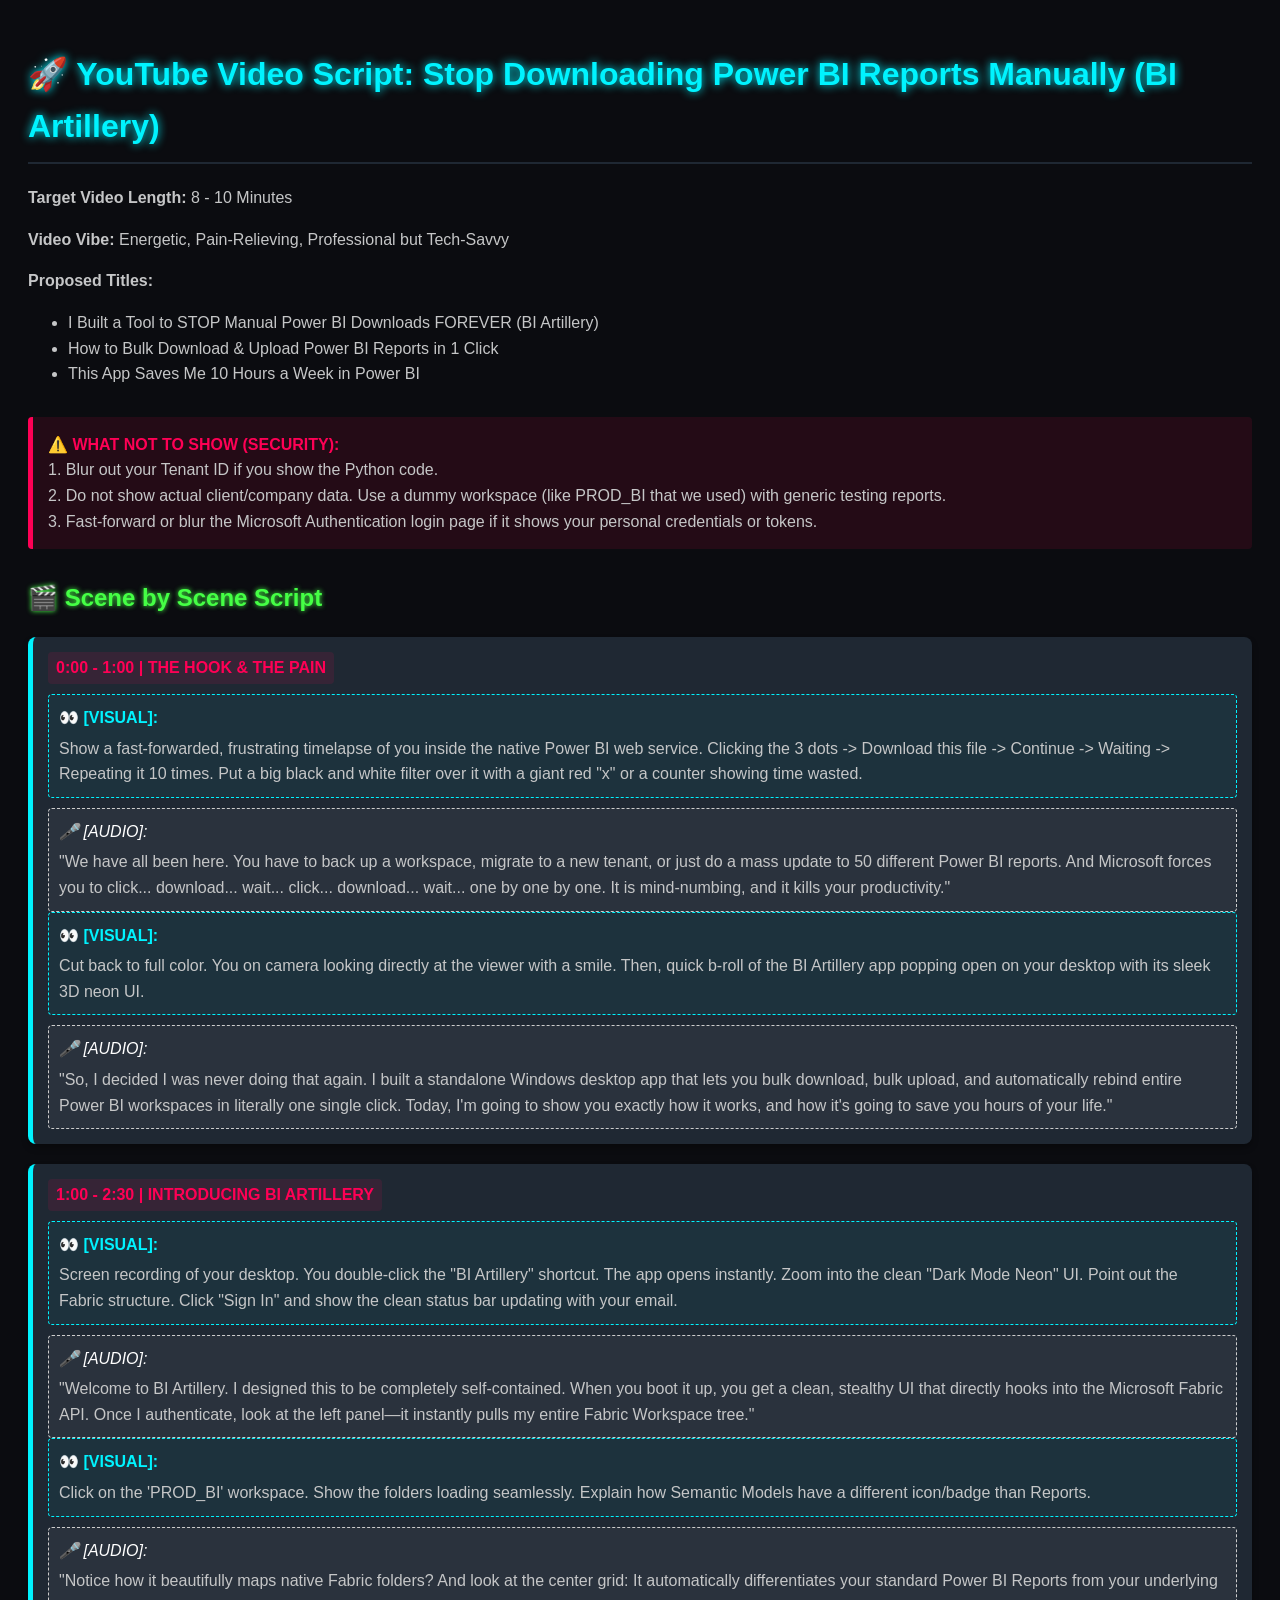
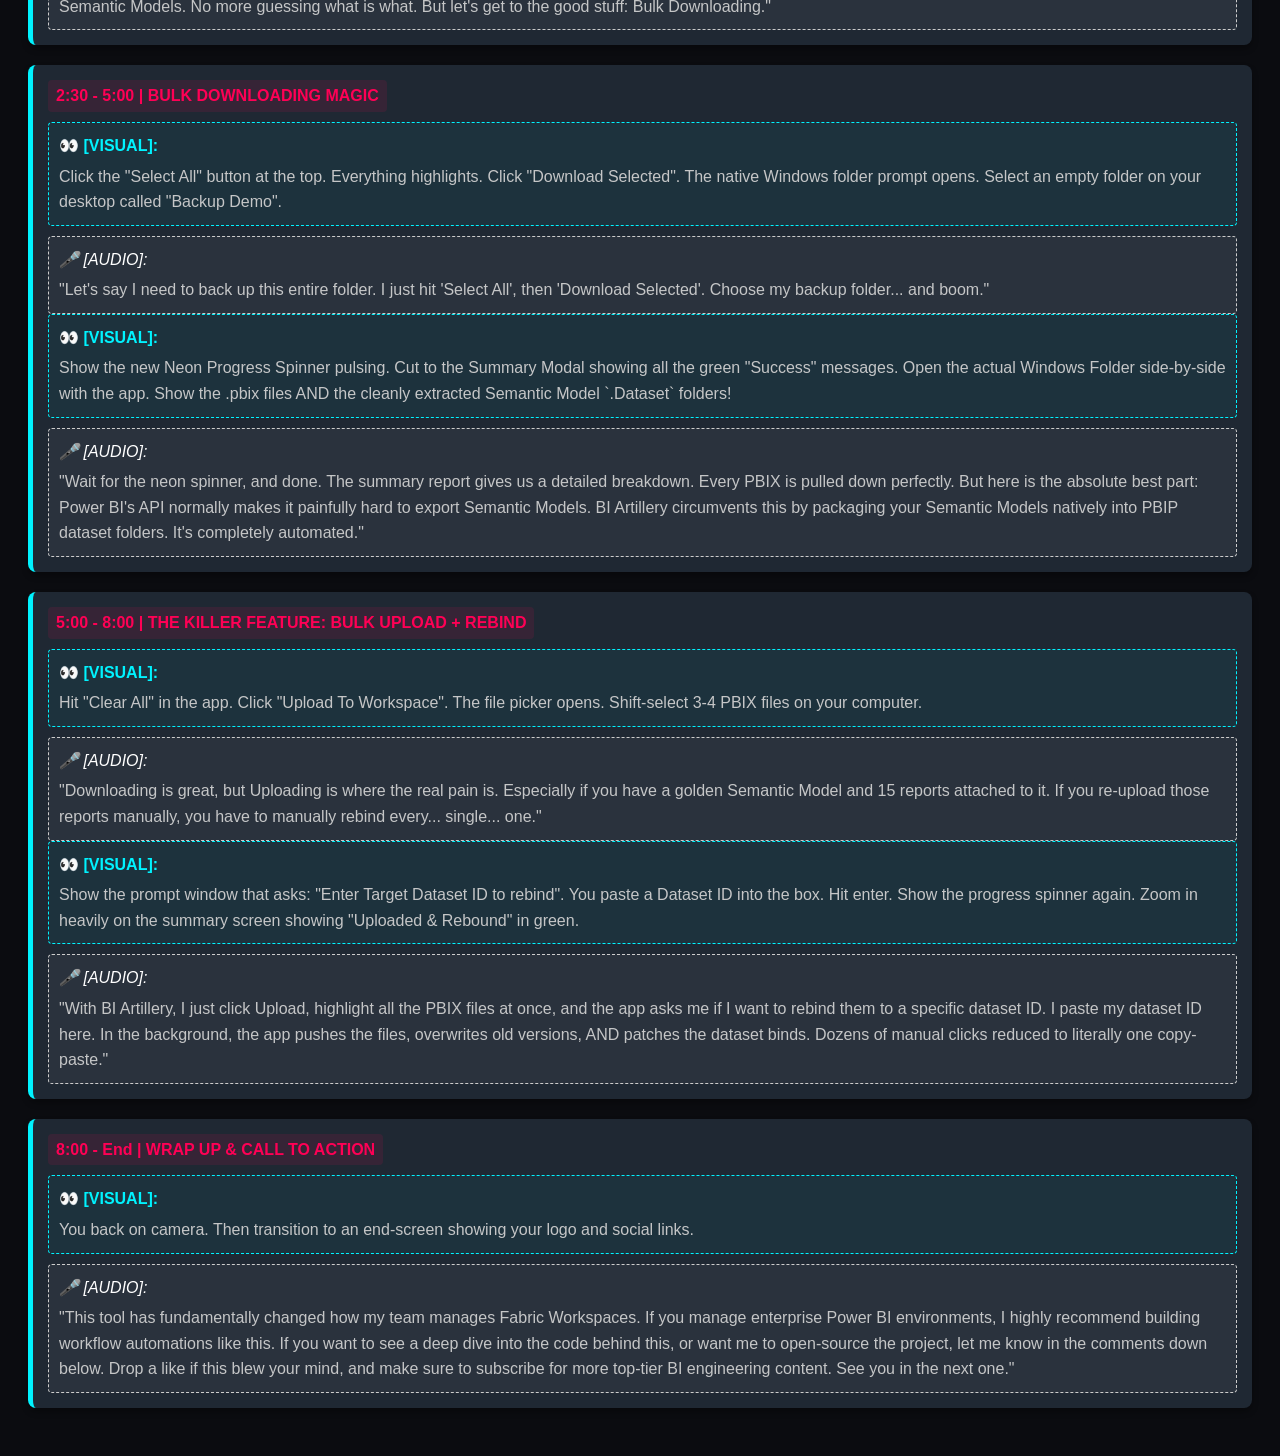
<file: viral_youtube_script.html>
<!DOCTYPE html>
<html lang="en">
<head>
    <meta charset="UTF-8">
    <meta name="viewport" content="width=device-width, initial-scale=1.0">
    <title>Viral YouTube Script: BI Artillery</title>
    <style>
        body { font-family: 'Segoe UI', Tahoma, Geneva, Verdana, sans-serif; background-color: #0b0c10; color: #c5c6c7; line-height: 1.6; padding: 20px; }
        h1 { color: #00f3ff; text-shadow: 0 0 10px #00f3ff; border-bottom: 2px solid #1f2833; padding-bottom: 10px; }
        h2 { color: #45ff45; text-shadow: 0 0 5px #45ff45; margin-top: 30px; }
        .scene { background: #1f2833; padding: 15px; border-radius: 8px; margin-bottom: 20px; border-left: 5px solid #00f3ff; box-shadow: 0 4px 6px rgba(0,0,0,0.3); }
        .timestamp { font-weight: bold; color: #ff0055; margin-bottom: 10px; display: inline-block; background: rgba(255,0,85,0.1); padding: 3px 8px; border-radius: 4px; }
        .visual { color: #00f3ff; font-weight: bold; margin-bottom: 5px; }
        .audio { color: #fff; margin-bottom: 5px; font-style: italic; }
        .visual-box { background: rgba(0, 243, 255, 0.05); border: 1px dashed #00f3ff; padding: 10px; border-radius: 4px; margin-bottom: 10px; }
        .audio-box { background: rgba(255, 255, 255, 0.05); border: 1px dashed #ccc; border-radius: 4px; padding: 10px; }
        .warning { background: rgba(255, 0, 85, 0.1); border-left: 5px solid #ff0055; padding: 15px; margin-top: 30px; border-radius: 4px;}
        .warning strong { color: #ff0055; }
    </style>
</head>
<body>

    <h1>🚀 YouTube Video Script: Stop Downloading Power BI Reports Manually (BI Artillery)</h1>
    <p><strong>Target Video Length:</strong> 8 - 10 Minutes</p>
    <p><strong>Video Vibe:</strong> Energetic, Pain-Relieving, Professional but Tech-Savvy</p>
    <p><strong>Proposed Titles:</strong></p>
    <ul>
        <li>I Built a Tool to STOP Manual Power BI Downloads FOREVER (BI Artillery)</li>
        <li>How to Bulk Download & Upload Power BI Reports in 1 Click</li>
        <li>This App Saves Me 10 Hours a Week in Power BI</li>
    </ul>

    <div class="warning">
        <strong>⚠️ WHAT NOT TO SHOW (SECURITY):</strong>
        <br>1. Blur out your Tenant ID if you show the Python code.
        <br>2. Do not show actual client/company data. Use a dummy workspace (like PROD_BI that we used) with generic testing reports.
        <br>3. Fast-forward or blur the Microsoft Authentication login page if it shows your personal credentials or tokens.
    </div>

    <h2>🎬 Scene by Scene Script</h2>

    <!-- Hook -->
    <div class="scene">
        <div class="timestamp">0:00 - 1:00 | THE HOOK & THE PAIN</div>
        
        <div class="visual-box">
            <div class="visual">👀 [VISUAL]:</div>
            Show a fast-forwarded, frustrating timelapse of you inside the native Power BI web service. Clicking the 3 dots -> Download this file -> Continue -> Waiting -> Repeating it 10 times. Put a big black and white filter over it with a giant red "x" or a counter showing time wasted.
        </div>
        
        <div class="audio-box">
            <div class="audio">🎤 [AUDIO]:</div>
            "We have all been here. You have to back up a workspace, migrate to a new tenant, or just do a mass update to 50 different Power BI reports. And Microsoft forces you to click... download... wait... click... download... wait... one by one by one. It is mind-numbing, and it kills your productivity."
        </div>

        <div class="visual-box">
            <div class="visual">👀 [VISUAL]:</div>
            Cut back to full color. You on camera looking directly at the viewer with a smile. Then, quick b-roll of the BI Artillery app popping open on your desktop with its sleek 3D neon UI.
        </div>

        <div class="audio-box">
            <div class="audio">🎤 [AUDIO]:</div>
            "So, I decided I was never doing that again. I built a standalone Windows desktop app that lets you bulk download, bulk upload, and automatically rebind entire Power BI workspaces in literally one single click. Today, I'm going to show you exactly how it works, and how it's going to save you hours of your life."
        </div>
    </div>

    <!-- Intro & UI Tour -->
    <div class="scene">
        <div class="timestamp">1:00 - 2:30 | INTRODUCING BI ARTILLERY</div>
        
        <div class="visual-box">
            <div class="visual">👀 [VISUAL]:</div>
            Screen recording of your desktop. You double-click the "BI Artillery" shortcut. The app opens instantly. Zoom into the clean "Dark Mode Neon" UI. Point out the Fabric structure. Click "Sign In" and show the clean status bar updating with your email.
        </div>
        
        <div class="audio-box">
            <div class="audio">🎤 [AUDIO]:</div>
            "Welcome to BI Artillery. I designed this to be completely self-contained. When you boot it up, you get a clean, stealthy UI that directly hooks into the Microsoft Fabric API. Once I authenticate, look at the left panel—it instantly pulls my entire Fabric Workspace tree."
        </div>

        <div class="visual-box">
            <div class="visual">👀 [VISUAL]:</div>
            Click on the 'PROD_BI' workspace. Show the folders loading seamlessly. Explain how Semantic Models have a different icon/badge than Reports.
        </div>

        <div class="audio-box">
            <div class="audio">🎤 [AUDIO]:</div>
            "Notice how it beautifully maps native Fabric folders? And look at the center grid: It automatically differentiates your standard Power BI Reports from your underlying Semantic Models. No more guessing what is what. But let's get to the good stuff: Bulk Downloading."
        </div>
    </div>

    <!-- Demo: Bulk Download -->
    <div class="scene">
        <div class="timestamp">2:30 - 5:00 | BULK DOWNLOADING MAGIC</div>
        
        <div class="visual-box">
            <div class="visual">👀 [VISUAL]:</div>
            Click the "Select All" button at the top. Everything highlights. Click "Download Selected". The native Windows folder prompt opens. Select an empty folder on your desktop called "Backup Demo".
        </div>
        
        <div class="audio-box">
            <div class="audio">🎤 [AUDIO]:</div>
            "Let's say I need to back up this entire folder. I just hit 'Select All', then 'Download Selected'. Choose my backup folder... and boom."
        </div>

        <div class="visual-box">
            <div class="visual">👀 [VISUAL]:</div>
            Show the new Neon Progress Spinner pulsing. Cut to the Summary Modal showing all the green "Success" messages. Open the actual Windows Folder side-by-side with the app. Show the .pbix files AND the cleanly extracted Semantic Model `.Dataset` folders!
        </div>

        <div class="audio-box">
            <div class="audio">🎤 [AUDIO]:</div>
            "Wait for the neon spinner, and done. The summary report gives us a detailed breakdown. Every PBIX is pulled down perfectly. But here is the absolute best part: Power BI's API normally makes it painfully hard to export Semantic Models. BI Artillery circumvents this by packaging your Semantic Models natively into PBIP dataset folders. It's completely automated."
        </div>
    </div>

    <!-- Demo: Bulk Upload & Rebind -->
    <div class="scene">
        <div class="timestamp">5:00 - 8:00 | THE KILLER FEATURE: BULK UPLOAD + REBIND</div>
        
        <div class="visual-box">
            <div class="visual">👀 [VISUAL]:</div>
            Hit "Clear All" in the app. Click "Upload To Workspace". The file picker opens. Shift-select 3-4 PBIX files on your computer. 
        </div>
        
        <div class="audio-box">
            <div class="audio">🎤 [AUDIO]:</div>
            "Downloading is great, but Uploading is where the real pain is. Especially if you have a golden Semantic Model and 15 reports attached to it. If you re-upload those reports manually, you have to manually rebind every... single... one."
        </div>

        <div class="visual-box">
            <div class="visual">👀 [VISUAL]:</div>
            Show the prompt window that asks: "Enter Target Dataset ID to rebind". You paste a Dataset ID into the box. Hit enter. Show the progress spinner again. Zoom in heavily on the summary screen showing "Uploaded & Rebound" in green. 
        </div>

        <div class="audio-box">
            <div class="audio">🎤 [AUDIO]:</div>
            "With BI Artillery, I just click Upload, highlight all the PBIX files at once, and the app asks me if I want to rebind them to a specific dataset ID. I paste my dataset ID here. In the background, the app pushes the files, overwrites old versions, AND patches the dataset binds. Dozens of manual clicks reduced to literally one copy-paste."
        </div>
    </div>

    <!-- Outro & CTA -->
    <div class="scene">
        <div class="timestamp">8:00 - End | WRAP UP & CALL TO ACTION</div>
        
        <div class="visual-box">
            <div class="visual">👀 [VISUAL]:</div>
            You back on camera. Then transition to an end-screen showing your logo and social links.
        </div>
        
        <div class="audio-box">
            <div class="audio">🎤 [AUDIO]:</div>
            "This tool has fundamentally changed how my team manages Fabric Workspaces. If you manage enterprise Power BI environments, I highly recommend building workflow automations like this. If you want to see a deep dive into the code behind this, or want me to open-source the project, let me know in the comments down below. Drop a like if this blew your mind, and make sure to subscribe for more top-tier BI engineering content. See you in the next one."
        </div>
    </div>

</body>
</html>
</file>
